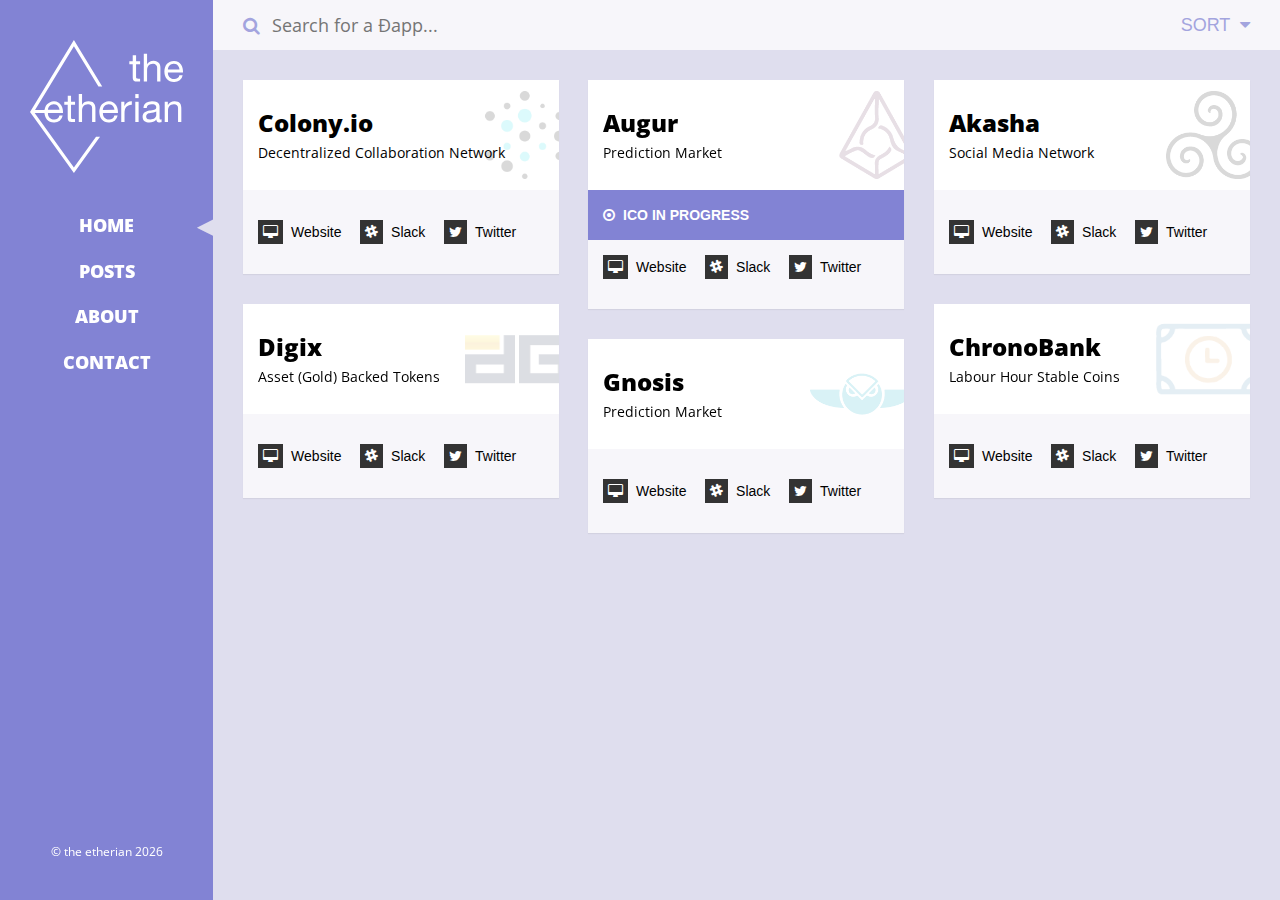
<file: etherian-static/index.html>
<!DOCTYPE html>
<html lang="en">
  <head>
    <meta charset="utf-8">
    <meta http-equiv="X-UA-Compatible" content="IE=edge">
    <meta name="viewport" content="width=device-width, initial-scale=1">
    <!-- The above 3 meta tags *must* come first in the head; any other head content must come *after* these tags -->
    <title>The Etherian</title>

    <!-- Google Fonts -->
    <link href='https://fonts.googleapis.com/css?family=Open+Sans:400,600,700|PT+Serif:400,700' rel='stylesheet' type='text/css'>

    <link href="css/bootstrap.min.css" rel="stylesheet">
    <link href="css/font-awesome.min.css" rel="stylesheet">
    <link href="css/style.css" rel="stylesheet">

    <!-- HTML5 shim and Respond.js for IE8 support of HTML5 elements and media queries -->
    <!-- WARNING: Respond.js doesn't work if you view the page via file:// -->
    <!--[if lt IE 9]>
      <script src="https://oss.maxcdn.com/html5shiv/3.7.2/html5shiv.min.js"></script>
      <script src="https://oss.maxcdn.com/respond/1.4.2/respond.min.js"></script>
    <![endif]-->
  </head>
  <body>
    <!-- Preloader -->

    <div id="preloader">
      <div class="cssload-thecube">
        <div class="cssload-cube cssload-c1"></div>
        <div class="cssload-cube cssload-c2"></div>
        <div class="cssload-cube cssload-c4"></div>
        <div class="cssload-cube cssload-c3"></div>
      </div>
    </div>

    <div class="search-bar">
      <i class="fa fa-search"></i>&nbsp;
      <input type="text" name="s" placeholder="Search for a Ðapp..." />
      <div class="sort-cover">
        SORT&nbsp;&nbsp;<i class="fa fa-caret-down"></i>
      </div>
      <select name="sort" id="sortDapps">
        <option value="" disabled selected>SORT</option>
        <option value="name" data-asc="true">A - Z</option>
        <option value="name" data-asc="false">Z - A</option>
        <option value="date" data-asc="true">Most Recent</option>
        <option value="date" data-asc="false">Least Recent</option>
      </select>
    </div>

    <nav id="mobileNavMenu" class="nav-bar-mobile">
      <ul id="navMenu" class="nav-menu">
        <li class="current"><a href="./index.html">Home</a></li>
        <li><a href="./posts.html">Posts</a></li>
        <li><a href="./about.html">About</a></li>
        <li><a href="./contact.html">Contact</a></li>
      </ul>

      <div class="nav-footer">
        © the etherian <script>document.write(new Date().getFullYear())</script>
      </div>
    </nav>

    <div class="container-fluid container-body">
      <div class="row">
        <nav class="col-sm-2 nav-bar">
          <ul id="navMenu" class="nav-menu">
            <li>
              <a href="./index.html"><img src="./images/logo.svg" alt="The Etherian Logo"></a>
              <a href="#" id="openMenu" class="open-nav-menu"><i class="fa fa-bars"></i></a>
            </li>
            <li class="current"><a href="./index.html">Home</a></li>
            <li><a href="./posts.html">Posts</a></li>
            <li><a href="./about.html">About</a></li>
            <li><a href="./contact.html">Contact</a></li>
          </ul>

          <div class="nav-footer">
            © the etherian <script>document.write(new Date().getFullYear())</script>
          </div>
        </nav>
      </div>

      <div class="row row-dapp">
        <div class="col-sm-10 col-sm-push-2 col-body">
          <div id="dappGrid" class="row">
            <div class="col-sm-6 col-lg-4">
              <a href="./single-dapp.html"><div class="panel panel-dapp">
                <div class="panel-heading">
                  <img class="panel-logo" src="./images/logos/colony.png" alt="Colony.io Logo" />

                  <h3 class="panel-title">
                    <span class="dapp-name">Colony.io</span>
                    <small>Decentralized Collaboration Network</small>
                  </h3>

                  <a href="./single-dapp.html" class="btn btn-purple">The Latest News</a>
                </div>

                <div class="panel-body">
                  <ul class="title-links">
										<li><a href="#" target="_blank"><i class="fa fa-desktop"></i>&nbsp;&nbsp;Website</a></li>
										<li><a href="#" target="_blank"><i class="fa fa-slack"></i>&nbsp;&nbsp;Slack</a></li>
										<li><a href="#" target="_blank"><i class="fa fa-twitter"></i>&nbsp;&nbsp;Twitter</a></li>
                  </ul>
                </div>
              </div></a>
            </div>

            <div class="col-sm-6 col-lg-4">
              <a href="./single-dapp.html"><div class="panel panel-dapp">
                <div class="panel-heading">
                  <img class="panel-logo" src="./images/logos/augur.png" alt="Augur Logo" />

                  <h3 class="panel-title">
                    <span class="dapp-name">Augur</span>
                    <small>Prediction Market</small>
                  </h3>

                  <a href="./single-dapp.html" class="btn btn-purple">The Latest News</a>
                </div>

                <div class="panel-body">
                  <div class="ico-indicator">
                    <i class="fa fa-dot-circle-o"></i>&nbsp;&nbsp;ICO IN PROGRESS
                  </div>

                  <ul class="title-links">
										<li><a href="#" target="_blank"><i class="fa fa-desktop"></i>&nbsp;&nbsp;Website</a></li>
										<li><a href="#" target="_blank"><i class="fa fa-slack"></i>&nbsp;&nbsp;Slack</a></li>
										<li><a href="#" target="_blank"><i class="fa fa-twitter"></i>&nbsp;&nbsp;Twitter</a></li>
                  </ul>
                </div>
              </div></a>
            </div>

            <div class="col-sm-6 col-lg-4">
              <a href="./single-dapp.html"><div class="panel panel-dapp">
                <div class="panel-heading">
                  <img class="panel-logo" src="./images/logos/akasha.png" alt="Akasha Logo" />

                  <h3 class="panel-title">
                    <span class="dapp-name">Akasha</span>
                    <small>Social Media Network</small>
                  </h3>

                  <a href="./single-dapp.html" class="btn btn-purple">The Latest News</a>
                </div>

                <div class="panel-body">
                  <ul class="title-links">
										<li><a href="#" target="_blank"><i class="fa fa-desktop"></i>&nbsp;&nbsp;Website</a></li>
										<li><a href="#" target="_blank"><i class="fa fa-slack"></i>&nbsp;&nbsp;Slack</a></li>
										<li><a href="#" target="_blank"><i class="fa fa-twitter"></i>&nbsp;&nbsp;Twitter</a></li>
                  </ul>
                </div>
              </div></a>
            </div>

            <div class="col-sm-6 col-lg-4">
              <a href="./single-dapp.html"><div class="panel panel-dapp">
                <div class="panel-heading">
                  <img class="panel-logo horizontal" src="./images/logos/digix.png" alt="Digix Logo" />

                  <h3 class="panel-title">
                    <span class="dapp-name">Digix</span>
                    <small>Asset (Gold) Backed Tokens</small>
                  </h3>

                  <a href="./single-dapp.html" class="btn btn-purple">The Latest News</a>
                </div>

                <div class="panel-body">
                  <ul class="title-links">
										<li><a href="#" target="_blank"><i class="fa fa-desktop"></i>&nbsp;&nbsp;Website</a></li>
										<li><a href="#" target="_blank"><i class="fa fa-slack"></i>&nbsp;&nbsp;Slack</a></li>
										<li><a href="#" target="_blank"><i class="fa fa-twitter"></i>&nbsp;&nbsp;Twitter</a></li>
                  </ul>
                </div>
              </div></a>
            </div>

            <div class="col-sm-6 col-lg-4">
              <a href="./single-dapp.html"><div class="panel panel-dapp">
                <div class="panel-heading">
                  <img class="panel-logo horizontal" src="./images/logos/chronobank.png" alt="ChronoBank Logo" />

                  <h3 class="panel-title">
                    <span class="dapp-name">ChronoBank</span>
                    <small>Labour Hour Stable Coins</small>
                  </h3>

                  <a href="./single-dapp.html" class="btn btn-purple">The Latest News</a>
                </div>

                <div class="panel-body">
                  <ul class="title-links">
										<li><a href="#" target="_blank"><i class="fa fa-desktop"></i>&nbsp;&nbsp;Website</a></li>
										<li><a href="#" target="_blank"><i class="fa fa-slack"></i>&nbsp;&nbsp;Slack</a></li>
										<li><a href="#" target="_blank"><i class="fa fa-twitter"></i>&nbsp;&nbsp;Twitter</a></li>
                  </ul>
                </div>
              </div></a>
            </div>

            <div class="col-sm-6 col-lg-4">
              <a href="./single-dapp.html"><div class="panel panel-dapp">
                <div class="panel-heading">
                  <img class="panel-logo horizontal" src="./images/logos/gnosis.png" alt="Gnosis Logo" />

                  <h3 class="panel-title">
                    <span class="dapp-name">Gnosis</span>
                    <small>Prediction Market</small>
                  </h3>

                  <a href="./single-dapp.html" class="btn btn-purple">The Latest News</a>
                </div>

                <div class="panel-body">
                  <ul class="title-links">
										<li><a href="#" target="_blank"><i class="fa fa-desktop"></i>&nbsp;&nbsp;Website</a></li>
										<li><a href="#" target="_blank"><i class="fa fa-slack"></i>&nbsp;&nbsp;Slack</a></li>
										<li><a href="#" target="_blank"><i class="fa fa-twitter"></i>&nbsp;&nbsp;Twitter</a></li>
                  </ul>
                </div>
              </div></a>
            </div>
          </div>
        </div>
      </div>
    </div>

    <!-- jQuery (necessary for Bootstrap's JavaScript plugins) -->
    <!--<script src="https://ajax.googleapis.com/ajax/libs/jquery/1.11.2/jquery.min.js"></script>-->
    <script src="js/jquery.min.js"></script>
    <!-- Include all compiled plugins (below), or include individual files as needed -->
    <script src="js/bootstrap.min.js"></script>
    <script src="js/isotope.pkgd.min.js"></script>
    <script src="js/functions.js"></script>
    <script src="js/home.js"></script>
  </body>
</html>
</file>
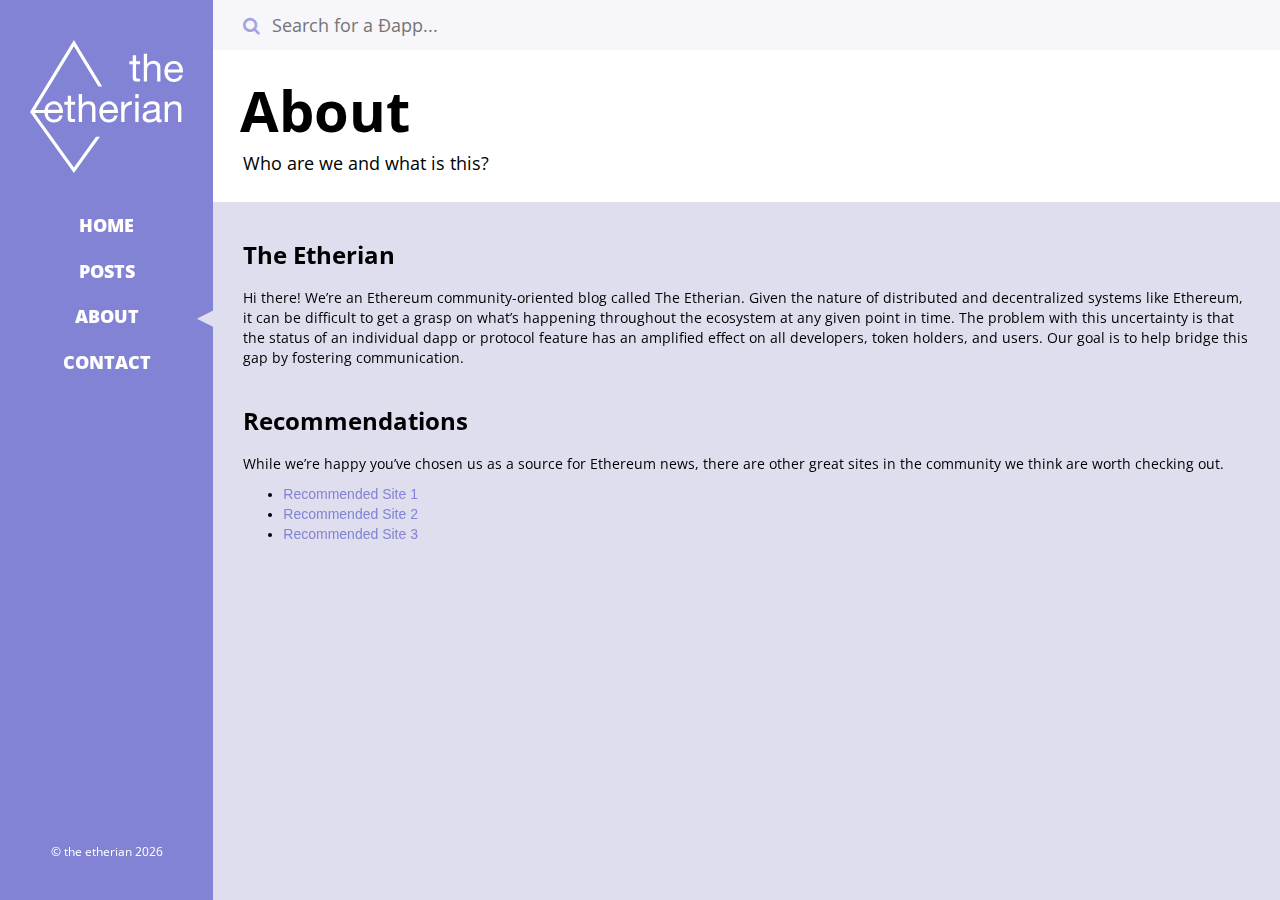
<file: etherian-static/about.html>
<!DOCTYPE html>
<html lang="en">
  <head>
    <meta charset="utf-8">
    <meta http-equiv="X-UA-Compatible" content="IE=edge">
    <meta name="viewport" content="width=device-width, initial-scale=1">
    <!-- The above 3 meta tags *must* come first in the head; any other head content must come *after* these tags -->
    <title>The Etherian - About</title>

    <!-- Google Fonts -->
    <link href='https://fonts.googleapis.com/css?family=Open+Sans:400,600,700|PT+Serif:400,700' rel='stylesheet' type='text/css'>

    <link href="css/bootstrap.min.css" rel="stylesheet">
    <link href="css/font-awesome.min.css" rel="stylesheet">
    <link href="css/lightbox.min.css" rel="stylesheet">
    <link href="css/style.css" rel="stylesheet">

    <!-- HTML5 shim and Respond.js for IE8 support of HTML5 elements and media queries -->
    <!-- WARNING: Respond.js doesn't work if you view the page via file:// -->
    <!--[if lt IE 9]>
      <script src="https://oss.maxcdn.com/html5shiv/3.7.2/html5shiv.min.js"></script>
      <script src="https://oss.maxcdn.com/respond/1.4.2/respond.min.js"></script>
    <![endif]-->
  </head>
  <body>
    <!-- Preloader -->

    <div id="preloader">
      <div class="cssload-thecube">
        <div class="cssload-cube cssload-c1"></div>
        <div class="cssload-cube cssload-c2"></div>
        <div class="cssload-cube cssload-c4"></div>
        <div class="cssload-cube cssload-c3"></div>
      </div>
    </div>

    <div class="search-bar">
      <i class="fa fa-search"></i>&nbsp;
      <input type="text" name="s" placeholder="Search for a Ðapp..." />
    </div>

    <nav id="mobileNavMenu" class="nav-bar-mobile">
      <ul id="navMenu" class="nav-menu">
        <li class="current"><a href="./index.html">Home</a></li>
        <li><a href="./posts.html">Posts</a></li>
        <li><a href="./about.html">About</a></li>
        <li><a href="./contact.html">Contact</a></li>
      </ul>

      <div class="nav-footer">
        © the etherian <script>document.write(new Date().getFullYear())</script>
      </div>
    </nav>

    <div class="container-fluid container-body">
      <div class="row">
        <nav class="col-sm-2 nav-bar">
          <ul id="navMenu" class="nav-menu">
            <li>
              <a href="./index.html"><img src="./images/logo.svg" alt="The Etherian Logo"></a>
              <a href="#" id="openMenu" class="open-nav-menu"><i class="fa fa-bars"></i></a>
            </li>
            <li><a href="./index.html">Home</a></li>
            <li><a href="./posts.html">Posts</a></li>
            <li class="current"><a href="./about.html">About</a></li>
            <li><a href="./contact.html">Contact</a></li>
          </ul>

          <div class="nav-footer">
            © the etherian <script>document.write(new Date().getFullYear())</script>
          </div>
        </nav>
      </div>

      <div class="row row-title">
        <div class="col-sm-10 col-sm-push-2 col-body">
          <div class="banner banner-title">
            <h1>
              About
              <small>Who are we and what is this?</small>
            </h1>
          </div>
        </div>
      </div>

      <div class="row">
        <div class="col-sm-10 col-sm-push-2 col-body">
          <h3>The Etherian</h3>

          <p>Hi there! We’re an Ethereum community-oriented blog called The Etherian. Given the nature of distributed and decentralized systems like Ethereum, it can be difficult to get a grasp on what’s happening throughout the ecosystem at any given point in time. The problem with this uncertainty is that the status of an individual dapp or protocol feature has an amplified effect on all developers, token holders, and users.  Our goal is to help bridge this gap by fostering communication.</p>

          <h3>Recommendations</h3>

          <p>While we’re happy you’ve chosen us as a source for Ethereum news, there are other great sites in the community we think are worth checking out.</p>

          <ul>
            <li><a href="#">Recommended Site 1</a></li>
            <li><a href="#">Recommended Site 2</a></li>
            <li><a href="#">Recommended Site 3</a></li>
          </ul>
        </div>
      </div>
    </div>

    <!-- jQuery (necessary for Bootstrap's JavaScript plugins) -->
    <!--<script src="https://ajax.googleapis.com/ajax/libs/jquery/1.11.2/jquery.min.js"></script>-->
    <script src="js/jquery.min.js"></script>
    <!-- Include all compiled plugins (below), or include individual files as needed -->
    <script src="js/bootstrap.min.js"></script>
    <script src="js/functions.js"></script>
  </body>
</html>
</file>
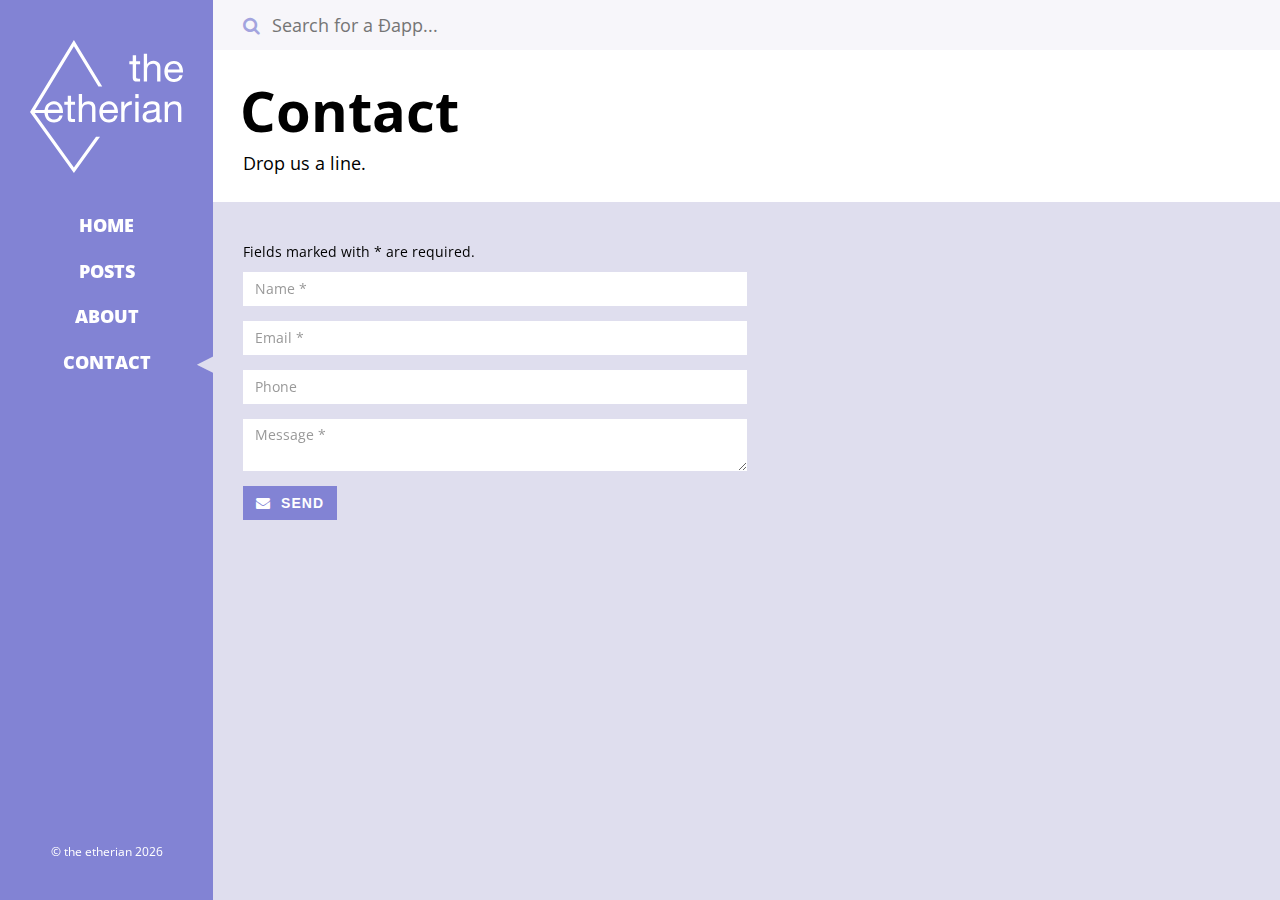
<file: etherian-static/contact.html>
<!DOCTYPE html>
<html lang="en">
  <head>
    <meta charset="utf-8">
    <meta http-equiv="X-UA-Compatible" content="IE=edge">
    <meta name="viewport" content="width=device-width, initial-scale=1">
    <!-- The above 3 meta tags *must* come first in the head; any other head content must come *after* these tags -->
    <title>The Etherian - Contact</title>

    <!-- Google Fonts -->
    <link href='https://fonts.googleapis.com/css?family=Open+Sans:400,600,700|PT+Serif:400,700' rel='stylesheet' type='text/css'>

    <link href="css/bootstrap.min.css" rel="stylesheet">
    <link href="css/font-awesome.min.css" rel="stylesheet">
    <link href="css/style.css" rel="stylesheet">

    <!-- HTML5 shim and Respond.js for IE8 support of HTML5 elements and media queries -->
    <!-- WARNING: Respond.js doesn't work if you view the page via file:// -->
    <!--[if lt IE 9]>
      <script src="https://oss.maxcdn.com/html5shiv/3.7.2/html5shiv.min.js"></script>
      <script src="https://oss.maxcdn.com/respond/1.4.2/respond.min.js"></script>
    <![endif]-->
  </head>
  <body>
    <!-- Preloader -->

    <div id="preloader">
      <div class="cssload-thecube">
        <div class="cssload-cube cssload-c1"></div>
        <div class="cssload-cube cssload-c2"></div>
        <div class="cssload-cube cssload-c4"></div>
        <div class="cssload-cube cssload-c3"></div>
      </div>
    </div>

    <div class="search-bar">
      <i class="fa fa-search"></i>&nbsp;
      <input type="text" name="s" placeholder="Search for a Ðapp..." />
    </div>

    <nav id="mobileNavMenu" class="nav-bar-mobile">
      <ul id="navMenu" class="nav-menu">
        <li class="current"><a href="./index.html">Home</a></li>
        <li><a href="./posts.html">Posts</a></li>
        <li><a href="./about.html">About</a></li>
        <li><a href="./contact.html">Contact</a></li>
      </ul>

      <div class="nav-footer">
        © the etherian <script>document.write(new Date().getFullYear())</script>
      </div>
    </nav>

    <div class="container-fluid container-body">
      <div class="row">
        <nav class="col-sm-2 nav-bar">
          <ul id="navMenu" class="nav-menu">
            <li>
              <a href="./index.html"><img src="./images/logo.svg" alt="The Etherian Logo"></a>
              <a href="#" id="openMenu" class="open-nav-menu"><i class="fa fa-bars"></i></a>
            </li>
            <li><a href="./index.html">Home</a></li>
            <li><a href="./posts.html">Posts</a></li>
            <li><a href="./about.html">About</a></li>
            <li class="current"><a href="./contact.html">Contact</a></li>
          </ul>

          <div class="nav-footer">
            © the etherian <script>document.write(new Date().getFullYear())</script>
          </div>
        </nav>
      </div>

      <div class="row row-title">
        <div class="col-sm-10 col-sm-push-2 col-body">
          <div class="banner banner-title">
            <h1>
              Contact
              <small>Drop us a line.</small>
            </h1>
          </div>
        </div>
      </div>

      <div class="row">
        <div class="col-sm-10 col-sm-push-2 col-body">
          <p class="contact-instructions">Fields marked with * are required.</p>

          <form class="contact-form" id="contactForm">
            <div class="form-group">
              <label for="contact-name" class="sr-only">Name *</label>
              <input type="text" class="form-control" name="contact-name" placeholder="Name *">
            </div>
            <div class="form-group">
              <label for="contact-email" class="sr-only">Email *</label>
              <input type="email" class="form-control" name="contact-email" placeholder="Email *">
            </div>
            <div class="form-group">
              <label for="contact-phone" class="sr-only">Phone</label>
              <input type="tel" class="form-control" name="contact-phone" placeholder="Phone">
            </div>
            <div class="form-group">
              <label for="contact-message" class="sr-only">Message *</label>
              <textarea class="form-control" name="contact-message" placeholder="Message *"></textarea>
            </div>
            <div class="form-group">
              <button type="submit" class="btn btn-purple"><i class="fa fa-envelope"></i>&nbsp;&nbsp;Send</button>
            </div>
          </form>
        </div>
      </div>
    </div>

    <!-- jQuery (necessary for Bootstrap's JavaScript plugins) -->
    <!--<script src="https://ajax.googleapis.com/ajax/libs/jquery/1.11.2/jquery.min.js"></script>-->
    <script src="js/jquery.min.js"></script>
    <!-- Include all compiled plugins (below), or include individual files as needed -->
    <script src="js/bootstrap.min.js"></script>
    <script src="js/functions.js"></script>
    <script src="js/jquery.inputmask.bundle.min.js"></script>
    <script src="js/contact.js"></script>
  </body>
</html>
</file>
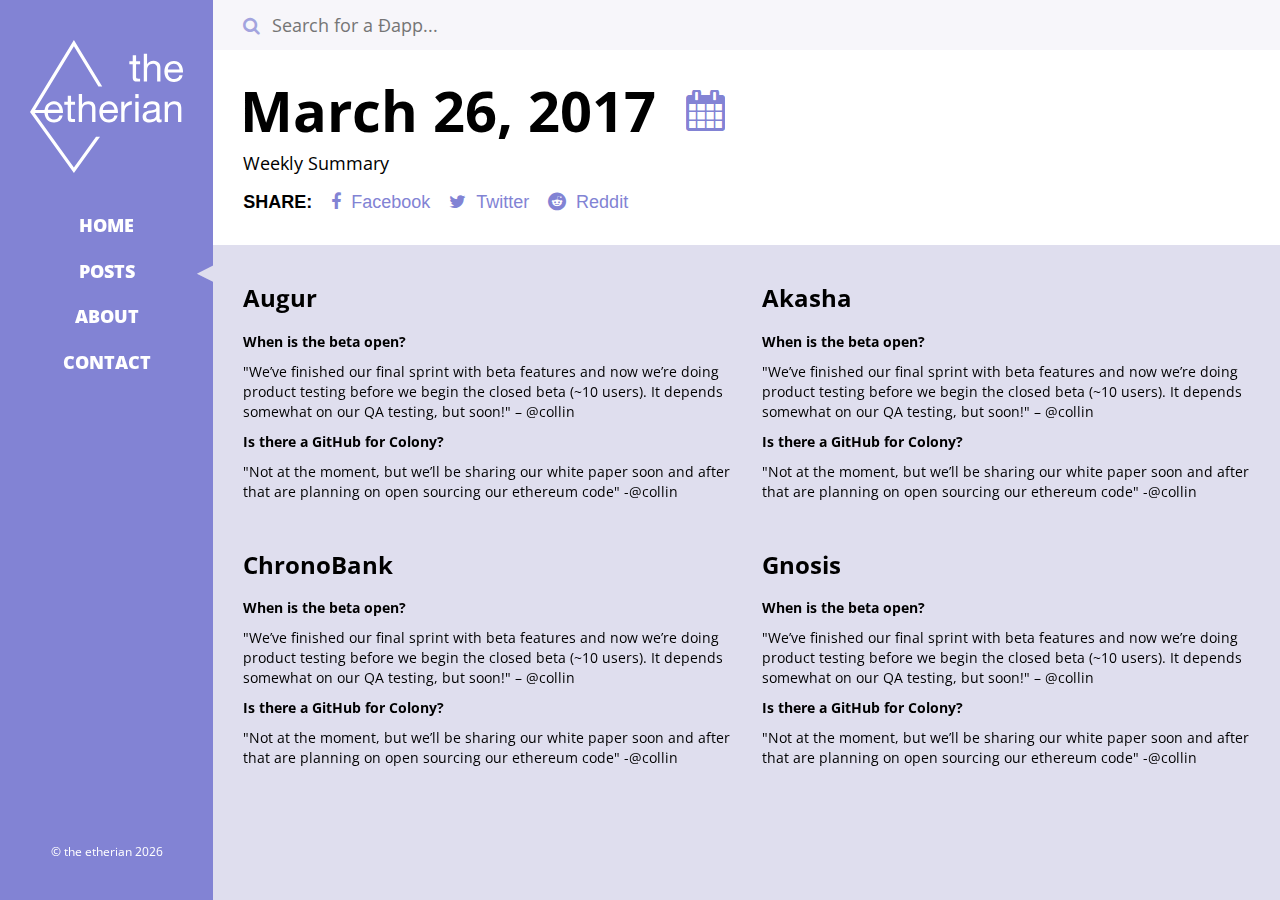
<file: etherian-static/posts.html>
<!DOCTYPE html>
<html lang="en">
  <head>
    <meta charset="utf-8">
    <meta http-equiv="X-UA-Compatible" content="IE=edge">
    <meta name="viewport" content="width=device-width, initial-scale=1">
    <!-- The above 3 meta tags *must* come first in the head; any other head content must come *after* these tags -->
    <title>The Etherian - Summary</title>

    <!-- Google Fonts -->
    <link href='https://fonts.googleapis.com/css?family=Open+Sans:400,600,700|PT+Serif:400,700' rel='stylesheet' type='text/css'>

    <link href="css/bootstrap.min.css" rel="stylesheet">
    <link href="css/font-awesome.min.css" rel="stylesheet">
    <link href="css/style.css" rel="stylesheet">

    <!-- HTML5 shim and Respond.js for IE8 support of HTML5 elements and media queries -->
    <!-- WARNING: Respond.js doesn't work if you view the page via file:// -->
    <!--[if lt IE 9]>
      <script src="https://oss.maxcdn.com/html5shiv/3.7.2/html5shiv.min.js"></script>
      <script src="https://oss.maxcdn.com/respond/1.4.2/respond.min.js"></script>
    <![endif]-->
  </head>
  <body>
    <!-- Preloader -->

    <div id="preloader">
      <div class="cssload-thecube">
        <div class="cssload-cube cssload-c1"></div>
        <div class="cssload-cube cssload-c2"></div>
        <div class="cssload-cube cssload-c4"></div>
        <div class="cssload-cube cssload-c3"></div>
      </div>
    </div>

    <div class="search-bar">
      <i class="fa fa-search"></i>&nbsp;
      <input type="text" name="s" placeholder="Search for a Ðapp..." />
    </div>

    <nav id="mobileNavMenu" class="nav-bar-mobile">
      <ul id="navMenu" class="nav-menu">
        <li class="current"><a href="./index.html">Home</a></li>
        <li><a href="./posts.html">Posts</a></li>
        <li><a href="./about.html">About</a></li>
        <li><a href="./contact.html">Contact</a></li>
      </ul>

      <div class="nav-footer">
        © the etherian <script>document.write(new Date().getFullYear())</script>
      </div>
    </nav>

    <div class="container-fluid container-body">
      <div class="row">
        <nav class="col-sm-2 nav-bar">
          <ul id="navMenu" class="nav-menu">
            <li>
              <a href="./index.html"><img src="./images/logo.svg" alt="The Etherian Logo"></a>
              <a href="#" id="openMenu" class="open-nav-menu"><i class="fa fa-bars"></i></a>
            </li>
            <li><a href="./index.html">Home</a></li>
            <li class="current"><a href="./posts.html">Posts</a></li>
            <li><a href="./about.html">About</a></li>
            <li><a href="./contact.html">Contact</a></li>
          </ul>

          <div class="nav-footer">
            © the etherian <script>document.write(new Date().getFullYear())</script>
          </div>
        </nav>
      </div>

      <div class="row row-title">
        <div class="col-sm-10 col-sm-push-2 col-body">
          <div class="banner banner-title">
            <h1>
              March 26, 2017&nbsp;&nbsp;<i class="fa fa-calendar"></i>
              <small>Weekly Summary</small>
            </h1>

            <ul class="title-links">
              <li><strong>SHARE:</strong></li>
              <li><a href="#"><i class="fa fa-facebook"></i>&nbsp;&nbsp;Facebook</a></li>
              <li><a href="#"><i class="fa fa-twitter"></i>&nbsp;&nbsp;Twitter</a></li>
              <li><a href="#"><i class="fa fa-reddit"></i>&nbsp;&nbsp;Reddit</a></li>
            </ul>
          </div>
        </div>
      </div>

      <div class="row">
        <div class="col-sm-10 col-sm-push-2 col-body">
          <div class="row">
            <div class="col-sm-6">
              <h3>Augur</h3>

              <p><strong>When is the beta open?</strong></p>

              <p>"We’ve finished our final sprint with beta features and now we’re doing product testing before we begin the closed beta (~10 users). It depends somewhat on our QA testing, but soon!" – @collin</p>

              <p><strong>Is there a GitHub for Colony?</strong></p>

              <p>"Not at the moment, but we’ll be sharing our white paper soon and after that are planning on open sourcing our ethereum code" -@collin</p>
            </div>

            <div class="col-sm-6">
              <h3>Akasha</h3>

              <p><strong>When is the beta open?</strong></p>

              <p>"We’ve finished our final sprint with beta features and now we’re doing product testing before we begin the closed beta (~10 users). It depends somewhat on our QA testing, but soon!" – @collin</p>

              <p><strong>Is there a GitHub for Colony?</strong></p>

              <p>"Not at the moment, but we’ll be sharing our white paper soon and after that are planning on open sourcing our ethereum code" -@collin</p>
            </div>
          </div>

          <div class="row">
            <div class="col-sm-6">
              <h3>ChronoBank</h3>

              <p><strong>When is the beta open?</strong></p>

              <p>"We’ve finished our final sprint with beta features and now we’re doing product testing before we begin the closed beta (~10 users). It depends somewhat on our QA testing, but soon!" – @collin</p>

              <p><strong>Is there a GitHub for Colony?</strong></p>

              <p>"Not at the moment, but we’ll be sharing our white paper soon and after that are planning on open sourcing our ethereum code" -@collin</p>
            </div>

            <div class="col-sm-6">
              <h3>Gnosis</h3>

              <p><strong>When is the beta open?</strong></p>

              <p>"We’ve finished our final sprint with beta features and now we’re doing product testing before we begin the closed beta (~10 users). It depends somewhat on our QA testing, but soon!" – @collin</p>

              <p><strong>Is there a GitHub for Colony?</strong></p>

              <p>"Not at the moment, but we’ll be sharing our white paper soon and after that are planning on open sourcing our ethereum code" -@collin</p>
            </div>
          </div>
        </div>
      </div>
    </div>

    <!-- jQuery (necessary for Bootstrap's JavaScript plugins) -->
    <!--<script src="https://ajax.googleapis.com/ajax/libs/jquery/1.11.2/jquery.min.js"></script>-->
    <script src="js/jquery.min.js"></script>
    <!-- Include all compiled plugins (below), or include individual files as needed -->
    <script src="js/bootstrap.min.js"></script>
    <script src="js/functions.js"></script>
  </body>
</html>
</file>
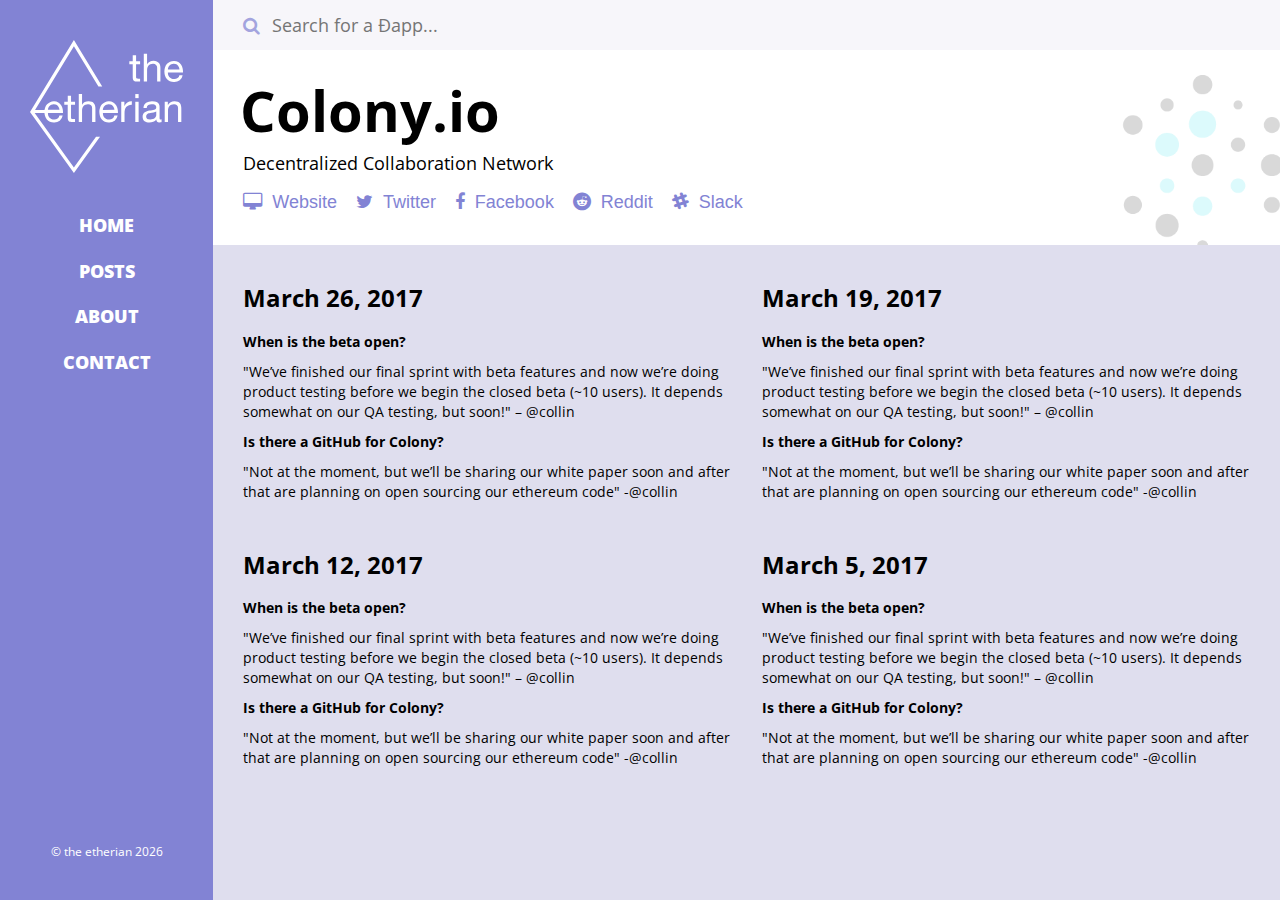
<file: etherian-static/single-dapp.html>
<!DOCTYPE html>
<html lang="en">
  <head>
    <meta charset="utf-8">
    <meta http-equiv="X-UA-Compatible" content="IE=edge">
    <meta name="viewport" content="width=device-width, initial-scale=1">
    <!-- The above 3 meta tags *must* come first in the head; any other head content must come *after* these tags -->
    <title>The Etherian - Colony.io</title>

    <!-- Google Fonts -->
    <link href='https://fonts.googleapis.com/css?family=Open+Sans:400,600,700|PT+Serif:400,700' rel='stylesheet' type='text/css'>

    <link href="css/bootstrap.min.css" rel="stylesheet">
    <link href="css/font-awesome.min.css" rel="stylesheet">
    <link href="css/style.css" rel="stylesheet">

    <!-- HTML5 shim and Respond.js for IE8 support of HTML5 elements and media queries -->
    <!-- WARNING: Respond.js doesn't work if you view the page via file:// -->
    <!--[if lt IE 9]>
      <script src="https://oss.maxcdn.com/html5shiv/3.7.2/html5shiv.min.js"></script>
      <script src="https://oss.maxcdn.com/respond/1.4.2/respond.min.js"></script>
    <![endif]-->
  </head>
  <body>
    <!-- Preloader -->

    <div id="preloader">
      <div class="cssload-thecube">
        <div class="cssload-cube cssload-c1"></div>
        <div class="cssload-cube cssload-c2"></div>
        <div class="cssload-cube cssload-c4"></div>
        <div class="cssload-cube cssload-c3"></div>
      </div>
    </div>

    <div class="search-bar">
      <i class="fa fa-search"></i>&nbsp;
      <input type="text" name="s" placeholder="Search for a Ðapp..." />
    </div>

    <nav id="mobileNavMenu" class="nav-bar-mobile">
      <ul id="navMenu" class="nav-menu">
        <li class="current"><a href="./index.html">Home</a></li>
        <li><a href="./posts.html">Posts</a></li>
        <li><a href="./about.html">About</a></li>
        <li><a href="./contact.html">Contact</a></li>
      </ul>

      <div class="nav-footer">
        © the etherian <script>document.write(new Date().getFullYear())</script>
      </div>
    </nav>

    <div class="container-fluid container-body">
      <div class="row">
        <nav class="col-sm-2 nav-bar">
          <ul id="navMenu" class="nav-menu">
            <li>
              <a href="./index.html"><img src="./images/logo.svg" alt="The Etherian Logo"></a>
              <a href="#" id="openMenu" class="open-nav-menu"><i class="fa fa-bars"></i></a>
            </li>
            <li><a href="./index.html">Home</a></li>
            <li><a href="./posts.html">Posts</a></li>
            <li><a href="./about.html">About</a></li>
            <li><a href="./contact.html">Contact</a></li>
          </ul>

          <div class="nav-footer">
            © the etherian <script>document.write(new Date().getFullYear())</script>
          </div>
        </nav>
      </div>

      <div class="row row-title">
        <div class="col-sm-10 col-sm-push-2 col-body">
          <div class="banner banner-title">
            <img class="title-logo" src="./images/logos/colony.png" alt="Colony.io Logo" />

            <h1>
              Colony.io
              <small>Decentralized Collaboration Network</small>
            </h1>

            <ul class="title-links">
              <li><a href="#"><i class="fa fa-desktop"></i>&nbsp;&nbsp;Website</a></li>
              <li><a href="#"><i class="fa fa-twitter"></i>&nbsp;&nbsp;Twitter</a></li>
              <li><a href="#"><i class="fa fa-facebook"></i>&nbsp;&nbsp;Facebook</a></li>
              <li><a href="#"><i class="fa fa-reddit"></i>&nbsp;&nbsp;Reddit</a></li>
              <li><a href="#"><i class="fa fa-slack"></i>&nbsp;&nbsp;Slack</a></li>
            </ul>
          </div>
        </div>
      </div>

      <div class="row">
        <div class="col-sm-10 col-sm-push-2 col-body">
          <div class="row">
            <div class="col-sm-6">
              <h3>March 26, 2017</h3>

              <p><strong>When is the beta open?</strong></p>

              <p>"We’ve finished our final sprint with beta features and now we’re doing product testing before we begin the closed beta (~10 users). It depends somewhat on our QA testing, but soon!" – @collin</p>

              <p><strong>Is there a GitHub for Colony?</strong></p>

              <p>"Not at the moment, but we’ll be sharing our white paper soon and after that are planning on open sourcing our ethereum code" -@collin</p>
            </div>

            <div class="col-sm-6">
              <h3>March 19, 2017</h3>

              <p><strong>When is the beta open?</strong></p>

              <p>"We’ve finished our final sprint with beta features and now we’re doing product testing before we begin the closed beta (~10 users). It depends somewhat on our QA testing, but soon!" – @collin</p>

              <p><strong>Is there a GitHub for Colony?</strong></p>

              <p>"Not at the moment, but we’ll be sharing our white paper soon and after that are planning on open sourcing our ethereum code" -@collin</p>
            </div>
          </div>

          <div class="row">
            <div class="col-sm-6">
              <h3>March 12, 2017</h3>

              <p><strong>When is the beta open?</strong></p>

              <p>"We’ve finished our final sprint with beta features and now we’re doing product testing before we begin the closed beta (~10 users). It depends somewhat on our QA testing, but soon!" – @collin</p>

              <p><strong>Is there a GitHub for Colony?</strong></p>

              <p>"Not at the moment, but we’ll be sharing our white paper soon and after that are planning on open sourcing our ethereum code" -@collin</p>
            </div>

            <div class="col-sm-6">
              <h3>March 5, 2017</h3>

              <p><strong>When is the beta open?</strong></p>

              <p>"We’ve finished our final sprint with beta features and now we’re doing product testing before we begin the closed beta (~10 users). It depends somewhat on our QA testing, but soon!" – @collin</p>

              <p><strong>Is there a GitHub for Colony?</strong></p>

              <p>"Not at the moment, but we’ll be sharing our white paper soon and after that are planning on open sourcing our ethereum code" -@collin</p>
            </div>
          </div>
        </div>
      </div>
    </div>

    <!-- jQuery (necessary for Bootstrap's JavaScript plugins) -->
    <!--<script src="https://ajax.googleapis.com/ajax/libs/jquery/1.11.2/jquery.min.js"></script>-->
    <script src="js/jquery.min.js"></script>
    <!-- Include all compiled plugins (below), or include individual files as needed -->
    <script src="js/bootstrap.min.js"></script>
    <script src="js/functions.js"></script>
  </body>
</html>
</file>
<file: etherian-static/css/style.css>
/***BASE***/

html, body {
	height: 100%;
}

body {
	overflow-x: hidden;
	background: #dfdeee;
	color: #000;
	padding-top: 50px;
}

nav {
	height: 100%;
	background: #fff;
}

hr {
	margin: 30px 0;
	border-color: #333;
}

h1, h2, h3, h4, h5, h6 {
	font-family: 'Open Sans';
	font-weight: 700;
}

h1 {
	margin: 0;
	font-size: 56px;
	font-weight: 700;
	text-indent: -3px;
}

h1 small {
	display: block;
	margin-top: 12px;
	color: #000;
	font-size: 18px;
	text-indent: 0;
}

h3 {
	margin: 40px 0 20px 0;
}

p, input, textarea {
	font-family: 'Open Sans';
}

a, a:hover	 {
	color: #8283d4;
}

.container-body {
	padding-bottom: 40px;
}

.col-body {
	padding-left: 30px;
	padding-right: 30px;
}

@media screen and (max-width: 767px) {
	.container-fluid nav {
		position: fixed;
		top: 0;
		left: 0;
		height: 60px;
		width: 100%;
	}

	h1 {
		font-size: 36px;
	}

	.container-body {
		padding-top: 10px;
	}

	.col-body {
		padding-left: 20px;
		padding-right: 20px;
	}
}

/* Fade Transition for Bootstrap Carousel */

.carousel-fade .carousel-inner .item {
  -webkit-transition-property: opacity;
  transition-property: opacity;
}

.carousel-fade .carousel-inner .item,
.carousel-fade .carousel-inner .active.left,
.carousel-fade .carousel-inner .active.right {
  opacity: 0;
}

.carousel-fade .carousel-inner .active,
.carousel-fade .carousel-inner .next.left,
.carousel-fade .carousel-inner .prev.right {
  opacity: 1;
}

.carousel-fade .carousel-inner .next,
.carousel-fade .carousel-inner .prev,
.carousel-fade .carousel-inner .active.left,
.carousel-fade .carousel-inner .active.right {
  left: 0;
  -webkit-transform: translate3d(0, 0, 0);
          transform: translate3d(0, 0, 0);
}

.carousel-fade .carousel-control {
  z-index: 2;
}

/* Carousel Controls */

.carousel .carousel-control {
	color: #faf4f2;
	background-image: none;
	opacity: 1;
}


/**PRELOADER**/

#preloader {
    position:fixed;
    top:0;
    left:0;
    right:0;
    bottom:0;
    background-color:#fff;
    z-index: 100000;
}

.cssload-thecube {
	width: 47px;
	height: 47px;
	margin: calc(25% - 23px) 0 0 calc(50% - 23px);
	position: relative;
	transform: rotateZ(45deg);
	-o-transform: rotateZ(45deg);
	-ms-transform: rotateZ(45deg);
	-webkit-transform: rotateZ(45deg);
	-moz-transform: rotateZ(45deg);
}

.cssload-thecube .cssload-cube {
	position: relative;
	transform: rotateZ(45deg);
	-o-transform: rotateZ(45deg);
	-ms-transform: rotateZ(45deg);
	-webkit-transform: rotateZ(45deg);
	-moz-transform: rotateZ(45deg);
}

.cssload-thecube .cssload-cube {
	float: left;
	width: 50%;
	height: 50%;
	position: relative;
	transform: scale(1.1);
	-o-transform: scale(1.1);
	-ms-transform: scale(1.1);
	-webkit-transform: scale(1.1);
	-moz-transform: scale(1.1);
}

.cssload-thecube .cssload-cube:before {
	content: "";
	position: absolute;
	top: 0;
	left: 0;
	width: 100%;
	height: 100%;
	background-color: rgba(130,131,212,0.98);
	animation: cssload-fold-thecube 2.76s infinite linear both;
	-o-animation: cssload-fold-thecube 2.76s infinite linear both;
	-ms-animation: cssload-fold-thecube 2.76s infinite linear both;
	-webkit-animation: cssload-fold-thecube 2.76s infinite linear both;
	-moz-animation: cssload-fold-thecube 2.76s infinite linear both;
	transform-origin: 100% 100%;
	-o-transform-origin: 100% 100%;
	-ms-transform-origin: 100% 100%;
	-webkit-transform-origin: 100% 100%;
	-moz-transform-origin: 100% 100%;
}

.cssload-thecube .cssload-c2 {
	transform: scale(1.1) rotateZ(90deg);
	-o-transform: scale(1.1) rotateZ(90deg);
	-ms-transform: scale(1.1) rotateZ(90deg);
	-webkit-transform: scale(1.1) rotateZ(90deg);
	-moz-transform: scale(1.1) rotateZ(90deg);
}

.cssload-thecube .cssload-c3 {
	transform: scale(1.1) rotateZ(180deg);
	-o-transform: scale(1.1) rotateZ(180deg);
	-ms-transform: scale(1.1) rotateZ(180deg);
	-webkit-transform: scale(1.1) rotateZ(180deg);
	-moz-transform: scale(1.1) rotateZ(180deg);
}

.cssload-thecube .cssload-c4 {
	transform: scale(1.1) rotateZ(270deg);
	-o-transform: scale(1.1) rotateZ(270deg);
	-ms-transform: scale(1.1) rotateZ(270deg);
	-webkit-transform: scale(1.1) rotateZ(270deg);
	-moz-transform: scale(1.1) rotateZ(270deg);
}

.cssload-thecube .cssload-c2:before {
	animation-delay: 0.35s;
	-o-animation-delay: 0.35s;
	-ms-animation-delay: 0.35s;
	-webkit-animation-delay: 0.35s;
	-moz-animation-delay: 0.35s;
}

.cssload-thecube .cssload-c3:before {
	animation-delay: 0.69s;
	-o-animation-delay: 0.69s;
	-ms-animation-delay: 0.69s;
	-webkit-animation-delay: 0.69s;
	-moz-animation-delay: 0.69s;
}

.cssload-thecube .cssload-c4:before {
	animation-delay: 1.04s;
	-o-animation-delay: 1.04s;
	-ms-animation-delay: 1.04s;
	-webkit-animation-delay: 1.04s;
	-moz-animation-delay: 1.04s;
}

@keyframes cssload-fold-thecube {
	0%, 10% {
		transform: perspective(87px) rotateX(-180deg);
		opacity: 0;
	}
	25%,
				75% {
		transform: perspective(87px) rotateX(0deg);
		opacity: 1;
	}
	90%,
				100% {
		transform: perspective(87px) rotateY(180deg);
		opacity: 0;
	}
}

@-o-keyframes cssload-fold-thecube {
	0%, 10% {
		-o-transform: perspective(87px) rotateX(-180deg);
		opacity: 0;
	}
	25%,
				75% {
		-o-transform: perspective(87px) rotateX(0deg);
		opacity: 1;
	}
	90%,
				100% {
		-o-transform: perspective(87px) rotateY(180deg);
		opacity: 0;
	}
}

@-ms-keyframes cssload-fold-thecube {
	0%, 10% {
		-ms-transform: perspective(87px) rotateX(-180deg);
		opacity: 0;
	}
	25%,
				75% {
		-ms-transform: perspective(87px) rotateX(0deg);
		opacity: 1;
	}
	90%,
				100% {
		-ms-transform: perspective(87px) rotateY(180deg);
		opacity: 0;
	}
}

@-webkit-keyframes cssload-fold-thecube {
	0%, 10% {
		-webkit-transform: perspective(87px) rotateX(-180deg);
		opacity: 0;
	}
	25%,
				75% {
		-webkit-transform: perspective(87px) rotateX(0deg);
		opacity: 1;
	}
	90%,
				100% {
		-webkit-transform: perspective(87px) rotateY(180deg);
		opacity: 0;
	}
}

@-moz-keyframes cssload-fold-thecube {
	0%, 10% {
		-moz-transform: perspective(87px) rotateX(-180deg);
		opacity: 0;
	}
	25%,
				75% {
		-moz-transform: perspective(87px) rotateX(0deg);
		opacity: 1;
	}
	90%,
				100% {
		-moz-transform: perspective(87px) rotateY(180deg);
		opacity: 0;
	}
}


/***BUTTONS***/

.btn-purple {
	border-radius: 0;
	color: #fff;
	background: #8283d4;
	text-transform: uppercase;
	font-weight: 600;
	letter-spacing: 1px;
	opacity: 1;
	-o-transition: opacity .15s ease-in-out;
	-ms-transition: opacity .15s ease-in-out;
	-moz-transition: opacity .15s ease-in-out;
	-webkit-transition: opacity .15s ease-in-out;
	transition: opacity .15s ease-in-out;
}

.btn-purple:hover {
	color: #fff;
	opacity: .8;
}


/***SEARCH***/

.search-bar {
	position: fixed;
	top: 0;
	left: 16.66666667%;
	width: 100%;
	height: 50px;
	z-index: 10;
	background: #f7f6fa;
	color: #a3a4de;
	font-size: 18px;
	line-height: 50px;
}

.search-bar .fa-search {
	display: inline-block;
	margin-left: 30px;
}

.search-bar input {
	display: inline-block;
	height: 50px;
	width: calc(100% - 100px);
	background: #f7f6fa;
	color: #a3a4de;
	border: none;
}

.search-bar input:focus {
	outline: none;
}

.search-bar .sort-cover {
	position: fixed;
  top: 0;
  right: 0;
	display: inline-block;
	height: 50px;
	width: 129px;
	background: #f7f6fa;
	color: #a3a4de;
	border: none;
	z-index: 9999;
	pointer-events: none;
	text-align: center;
}

.search-bar select {
	position: fixed;
  top: 0;
  right: 0;
	display: inline-block;
	height: 50px;
	background: #f7f6fa;
	color: #a3a4de;
	border: none;
	z-index: 9998;
}

.search-bar select:focus {
	outline: none;
}

.search-bar .typeahead {
	top: 48px !important;
	left: 0 !important;
	padding: 0;
	border-radius: 0;
	background: #f7f6fa;
	border-top: 1px solid #333;
	border-left: none;
	border-right: none;
	border-bottom: none;
	box-shadow: none;
}

.search-bar .typeahead li {
	height: 50px;
}

.search-bar .typeahead li a {
	padding: 0 0 0 37px;
	background: #f7f6fa;
	color: #8283d4;
	font-weight: bold;
	line-height: 50px;
}

.search-bar .typeahead li.active a {
	padding: 0 0 0 37px;
	background: #333;
	color: #fff;
	font-weight: bold;
	line-height: 50px;
}

@media screen and (max-width: 767px) {
	.search-bar {
		top: 60px;
		left: 0;
		transition: all .15s ease-in-out;
		opacity: 0;
		visibility: hidden;
	}

	.search-bar.open {
		opacity: 1;
		visibility: visible;
	}

	.search-bar .typeahead {
		width: 100% !important;
	}
}


/***NAV***/

.nav-bar-mobile {
	display: none;
}

.nav-bar {
	position: fixed;
	top: 0;
	left: 0;
	bottom: 0;
	height: 100%;
	background: #8283d4;
	color: #fff;
}

.nav-menu {
	position: absolute;
	top: 40px;
	left: 0;
	width: 100%;
	padding: 0 30px;
	list-style: none;
	text-align: center;
	text-transform: uppercase;
	font-family: 'Open Sans';
	font-size: 18px;
	font-weight: 800;
	-o-transition: height .15s ease-in-out;
	-ms-transition: height .15s ease-in-out;
	-moz-transition: height .15s ease-in-out;
	-webkit-transition: height .15s ease-in-out;
	transition: height .15s ease-in-out;
}

.nav-menu li:not(:last-child) {
	margin-bottom: 20px;
}

.nav-menu li:first-child {
	margin-bottom: 40px;
}

.nav-menu li.current::after {
	content: '◀';
	margin-right: -40px;
	color: #dfdeee;
	float: right;
	font-size: 32px;
	line-height: 22px;
}

.nav-menu img {
	max-width: 160px;
}

.nav-menu a {
	color: #fff;
}

.open-nav-menu,
.open-search-menu {
	display: none;
}

.nav-footer {
	position: absolute;
	bottom: 40px;
	left: 0;
	width: 100%;
	padding: 0 30px;
	text-align: center;
	font-family: 'Open Sans';
	font-size: 12px;
}

@media screen and (max-width: 1023px) {
	.nav-menu {
		padding: 0 30px;
		font-size: 14px;
	}
}

@media screen and (max-width: 767px) {
	.nav-bar-mobile {
		display: block;
		position: fixed;
    top: 0;
    right: -200px;
    width: 200px;
    z-index: 999;
    background: #000;
    color: #fff;
		transition: all .125s ease-in-out;
	}

	.nav-bar-mobile.open {
		right: 0;
	}

	.nav-bar {
		z-index: 9995;
	}

	.nav-bar .nav-menu {
		top: 0;
		height: 60px;
		padding: 0 20px;
		background: #8283d4;
		font-size: 18px;
		z-index: 9994;
		overflow: hidden;
	}

	.nav-bar-mobile .nav-menu {
		top: 70px;
		height: auto;
		padding: 0 20px;
		background: #000;
		font-size: 18px;
		z-index: 9994;
		overflow: auto;
	}

	.nav-menu li:not(:last-child) {
		margin-bottom: 0;
	}

	.nav-menu li:first-child {
		margin-bottom: 0;
	}

	.nav-menu li {
		height: 60px;
		line-height: 60px;
	}

	.nav-menu li.current::after {
		display: none;
	}

	.nav-menu img {
		position: absolute;
    height: 80px;
    margin-top: 2px;
    left: 20px;
	}

	.nav-menu i {
		float: right;
		margin-top: 20px;
	}

	.open-nav-menu,
	.open-search-menu {
		display: inline;
	}

	.open-search-menu i {
		margin-right: 20px;
	}
}


/***BANNERS***/

/* Base */

.banner {
	position: relative;
}

/* Title */

.row-title {
	overflow: hidden;
}

.banner-title {
	position: relative;
	margin: 0 -30px;
	padding: 30px;
	background: #fff;
}

.banner-title h1 i {
	position: relative;
	top: 0;
	color: #8283d4;
	font-size: 42px;
	overflow: hidden;
	text-indent: 0;
}

.title-logo {
	position: absolute;
	bottom: -3%;
	right: -1%;
	opacity: .15;
	height: 90%;
}

.title-logo.horizontal {
	height: auto;
	width: 33%;
}

.title-links {
	margin: 18px 0 0 0;
	padding-left: 0;
	list-style-type: none;
}

.title-links li {
	display: inline-block;
	font-size: 18px;
}

.title-links li:not(:last-child) {
	margin-right: 15px;
}

@media screen and (max-width: 767px) {
	.title-logo {
		height: auto;
		width: 33%;
		top: 30px;
		right: -10px;
	}
}

/* Image */

.banner-image {
	margin: 30px -15px 0 -15px;
	height: 300px;
	background-size: cover !important;
	background-repeat: no-repeat !important;
	background-position: center center !important;
}

.banner-image a {
	display: block;
	position: absolute;
	right: 15px;
	bottom: 15px;
	color: #fff;
	font-size: 20px;
	text-shadow: 0px 0px 10px rgba(0, 0, 0, 0.6);
	opacity: 1;
	-o-transition: opacity .15s ease-in-out;
	-ms-transition: opacity .15s ease-in-out;
	-moz-transition: opacity .15s ease-in-out;
	-webkit-transition: opacity .15s ease-in-out;
	transition: opacity .15s ease-in-out;
}

.banner-image a:hover {
	opacity: .6;
}


/***CARDS***/

.row-dapp a {
	color: inherit;
}

.row-dapp a:hover {
	text-decoration: none;
}

.panel-dapp {
	margin: 30px 0 0 0;
	border: none;
	border-radius: 0;
}

.panel-dapp .panel-heading {
	position: relative;
	height: 110px;
	padding: 30px 15px;
	background: #fff;
	border: none;
	border-radius: 0;
	overflow: hidden;
}

.panel-dapp .panel-heading .panel-logo {
	position: absolute;
	top: 50%;
	right: -10px;
	opacity: .15;
	height: 80%;
	width: auto;
	transform: translateY(-50%);
}

.panel-dapp .panel-heading .panel-logo.horizontal {
	position: absolute;
	top: 50%;
	right: -10px;
	opacity: .15;
	height: auto;
	width: 33%;
	transform: translateY(-50%);
}

.panel-dapp .panel-heading .panel-title {
	position: absolute;
  top: 50%;
  transform: translateY(-50%);
	font-size: 24px;
	font-weight: 800;
}

.panel-dapp .panel-heading .panel-title small {
	display: block;
	margin-top: 10px;
	font-size: 14px;
}

.panel-dapp .panel-body {
	background: #f7f6fa;
}

.panel-dapp .panel-body .ico-indicator {
	margin: -15px -15px 15px -15px;
  padding: 15px;
  background: #8283d4;
  color: #fff;
  text-transform: uppercase;
  font-weight: 600;
}

.panel-dapp .panel-body h4 {
	color: #8283d4;
	text-transform: uppercase;
	font-weight: 800;
}

.panel-dapp .panel-body ul {
	margin: 15px 0 0 0;
}

.panel-dapp .panel-body ul li {
	font-size: inherit;
	margin-bottom: 15px;
}

.panel-dapp .panel-body ul li i {
	background-color: #333;
	color: #fff;
	padding: 5px;
	transition: background-color .15s ease-in-out;
}

.panel-dapp .panel-body ul li a:hover i {
	background-color: #8283d4;
}

.panel-dapp .panel-heading .btn,
.panel-dapp .panel-heading .btn:hover {
	display: block;
	position: absolute;
	top: 0;
	left: 0;
	margin: 0;
	padding: 0 12px;
	color: #fff;
  width: 100%;
  line-height: 110px;
	opacity: 0;
}

.panel-dapp .panel-heading:hover .btn {
	opacity: 1;
}


/***POSTS***/

.post-content {
	padding: 40px 0 0 0;
}

.post-content :first-child {
	margin-top: 0;
}

.post-dapp-news {
	padding-bottom: 40px;
}


/***SINGLE DAPP***/

.dapp-news ul {
	margin-bottom: 0;
	padding-left: 0;
	list-style: none;
}

.dapp-news ul li a {
	word-wrap: break-word;
	word-break: break-all;
}

.dapp-news ul li:not(:last-child) {
	margin-bottom: 15px;
}

.dapp-news blockquote {
	margin: 15px 0;
	border-color: #8283d4;
	font-style: italic;
	font-size: inherit;
}


/***PAGES***/

/* Home */

.container-home, .container-home .row, .carousel, .carousel-inner, .carousel-container, .carousel-inner .item {
	height: 100%;
}

.carousel-container {
	padding: 0;
}

.item {
	background-size: cover !important;
	background-repeat: no-repeat !important;
	background-position: center center !important;
}

/* Contact */

.contact-instructions {
	margin-top: 40px;
}

.contact-form input[type="text"],
.contact-form input[type="email"],
.contact-form input[type="tel"],
.contact-form textarea {
	width: 50%;
	border-radius: 0;
	box-shadow: none;
	border: none;
}

.contact-form input[type="text"]:focus,
.contact-form input[type="email"]:focus,
.contact-form input[type="tel"]:focus,
.contact-form textarea:focus {
	webkit-box-shadow: 0 0 2px rgba(115,54,35,.6);
  box-shadow: 0 0 2px rgba(115,54,35,.6);
}

.contact-number:not(:last-child) {
	margin-bottom: 30px;
}

.contact-number strong {
	text-transform: uppercase;
}

div.wpcf7-response-output {
	box-sizing: border-box;
	position: fixed;
	top: 50px;
	left: 16.66666667%;
	width: 83.33333333%;
	margin: 0;
  padding: 1rem 1.5rem;
  border: none;
}

div.wpcf7-validation-errors {
	background: #f7e700;
}

div.wpcf7-mail-sent-ok {
	color: #fff;
	background: #398f14;
}

@media screen and (max-width: 767px) {
	.contact-form input {
		width: 100%;
	}
}
</file>
